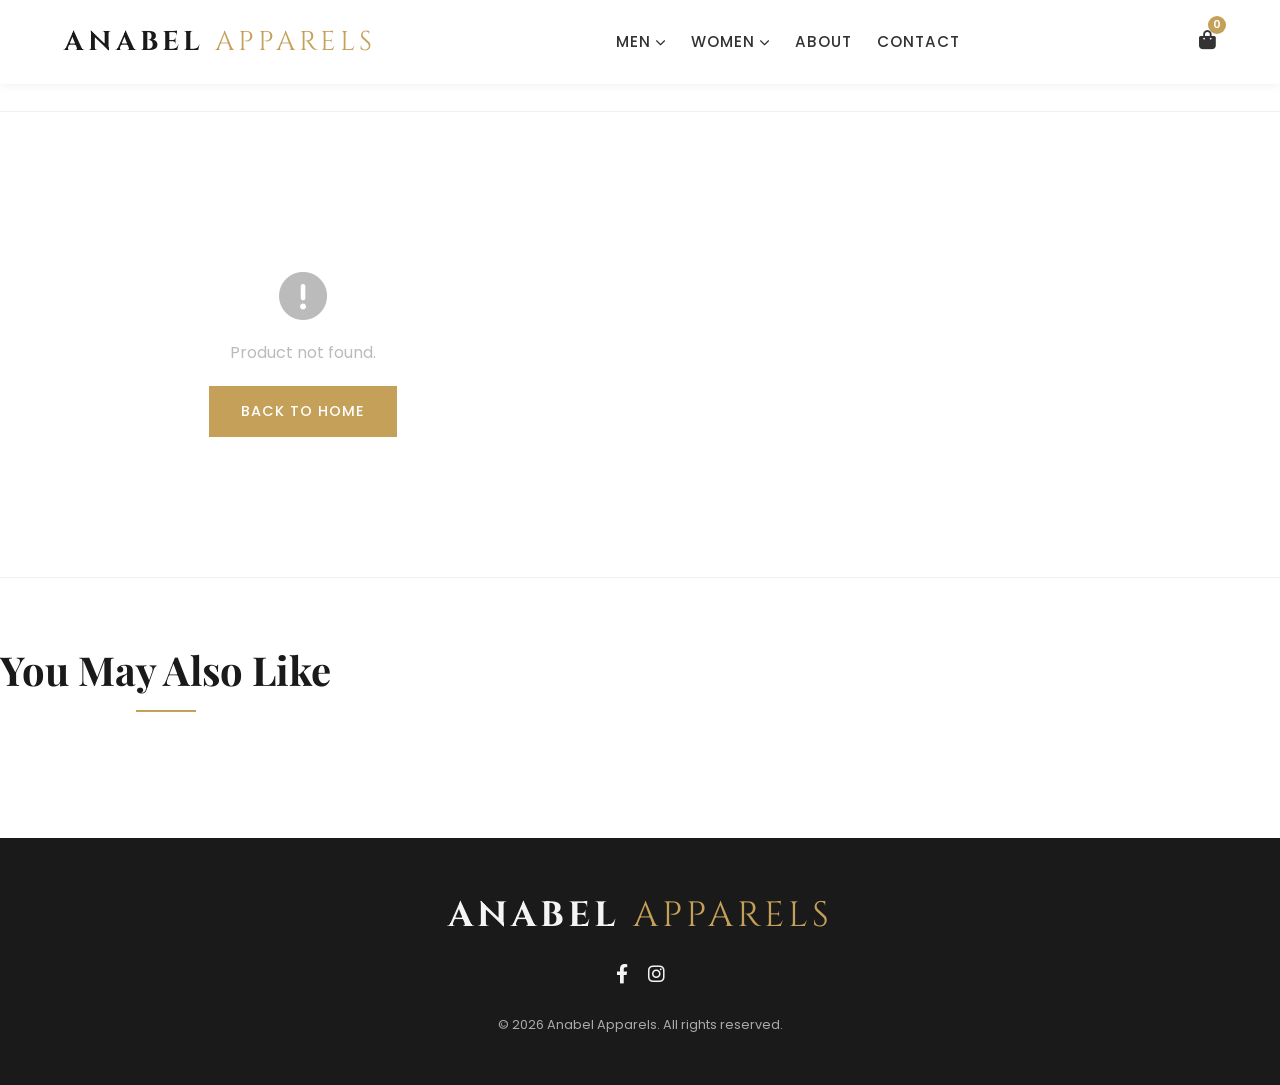
<file: detail.html>
<!DOCTYPE html>
<html lang="en">

<head>
    <meta charset="UTF-8">
    <meta name="viewport" content="width=device-width, initial-scale=1.0">
    <title>Product Detail | ANABEL APPARELS</title>
    <link rel="stylesheet" href="https://cdnjs.cloudflare.com/ajax/libs/font-awesome/6.0.0/css/all.min.css">
    <link rel="preconnect" href="https://fonts.googleapis.com">
    <link rel="preconnect" href="https://fonts.gstatic.com" crossorigin>
    <link
        href="https://fonts.googleapis.com/css2?family=Cinzel:wght@400;600;700;900&family=Playfair+Display:ital,wght@0,400;0,700;1,400&family=Poppins:wght@300;400;500;600&display=swap"
        rel="stylesheet">
    <link href="./src/style.css" type="text/css" rel="stylesheet">
    <link href="./src/detail.css" type="text/css" rel="stylesheet">
    <link rel="icon" type="image/svg+xml"
        href="data:image/svg+xml,<svg xmlns='http://www.w3.org/2000/svg' viewBox='0 0 100 100'><rect width='100' height='100' fill='%231a1a1a'/><text y='72' x='50' text-anchor='middle' font-size='60' font-family='serif' font-weight='bold' fill='%23c5a059'>A</text></svg>">
    <script src='https://www.noupe.com/embed/019eb9d0544c7d8d9b178f9b7a4d0d699583.js'></script>
</head>

<body>

    <!-- ===== HEADER ===== -->
    <header>
        <nav class="nav-container container">
            <a href="index.html" class="logo">ANABEL <span>APPARELS</span></a>

            <ul class="nav-menu">
                <li class="nav-item dropdown">
                    <a href="#">Men <i class="fas fa-chevron-down"></i></a>
                    <ul class="dropdown-menu">
                        <li><a href="list.html?gender=male&category=formals">Formals</a></li>
                        <li><a href="list.html?gender=male&category=shorts">Shorts</a></li>
                        <li><a href="list.html?gender=male&category=trousers">Trousers</a></li>
                        <li><a href="list.html?gender=male&category=joggers">Joggers</a></li>
                    </ul>
                </li>
                <li class="nav-item dropdown">
                    <a href="#">Women <i class="fas fa-chevron-down"></i></a>
                    <ul class="dropdown-menu">
                        <li><a href="list.html?gender=female&category=formals">Formals</a></li>
                        <li><a href="list.html?gender=female&category=shorts">Shorts</a></li>
                        <li><a href="list.html?gender=female&category=trousers">Trousers</a></li>
                        <li><a href="list.html?gender=female&category=joggers">Joggers</a></li>
                    </ul>
                </li>
                <li><a href="index.html#about-us">About</a></li>
                <li><a href="index.html#contact">Contact</a></li>
            </ul>

            <div class="nav-icons">
                <a href="#" class="nav-icon" id="cart-icon">
                    <i class="fas fa-shopping-bag"></i>
                    <span id="cart-count">0</span>
                </a>
                <div class="hamburger">
                    <i class="fas fa-bars"></i>
                </div>
            </div>
        </nav>
    </header>

    <!-- ===== DETAIL MAIN ===== -->
    <main class="detail-page">

        <!-- Breadcrumb -->
        <div class="detail-breadcrumb container" id="breadcrumb-bar">
            <!-- populated by JS -->
        </div>

        <!-- Product Content -->
        <section class="detail-section container visible">
            <div class="detail-content" id="detail-content">
                <!-- populated by JS -->
            </div>
        </section>

        <!-- Related Products -->
        <section class="related-section container visible">
            <h2 class="section-title">You May Also Like</h2>
            <div class="product-grid related-grid" id="related-grid">
                <!-- populated by JS -->
            </div>
        </section>

    </main>

    <!-- ===== FOOTER ===== -->
    <footer>
        <div class="container">
            <div class="footer-logo">ANABEL <span>APPARELS</span></div>
            <ul class="social-links">
                <li><a href="https://www.facebook.com/anabelindustries" target="_blank"><i
                            class="fab fa-facebook-f"></i></a></li>
                <li><a href="https://www.instagram.com/anabel_industries/" target="_blank"><i
                            class="fab fa-instagram"></i></a></li>
            </ul>
            <p class="copyright">&copy; 2026 Anabel Apparels. All rights reserved.</p>
        </div>
    </footer>

    <!-- ===== CART SIDEBAR ===== -->
    <div class="cart-sidebar" id="cart-sidebar">
        <div class="cart-header">
            <h2>Your Cart</h2>
            <span class="close-cart">&times;</span>
        </div>
        <div class="cart-body" id="cart-items-container">
            <p class="empty-cart-msg">Your cart is empty.</p>
        </div>
        <div class="cart-footer">
            <button class="whatsapp-btn" onclick="sendWhatsAppOrder()">
                <i class="fab fa-whatsapp"></i> Ask for Price via WhatsApp
            </button>
        </div>
    </div>

    <script src="./src/data.js"></script>
    <script src="./src/app.js"></script>
    <script>
        (function () {
            var params = new URLSearchParams(window.location.search);
            var id = parseInt(params.get('id'));
            var product = PRODUCTS.find(function (p) { return p.id === id; });

            var contentEl = document.getElementById('detail-content');
            var breadcrumbEl = document.getElementById('breadcrumb-bar');
            var relatedGrid = document.getElementById('related-grid');

            /* ---- Not Found ---- */
            if (!product) {
                contentEl.innerHTML =
                    '<div class="not-found">' +
                    '<i class="fas fa-exclamation-circle"></i>' +
                    '<p>Product not found.</p>' +
                    '<a href="index.html" class="btn btn-gold">Back to Home</a>' +
                    '</div>';
                return;
            }

            /* ---- Page meta ---- */
            document.title = product.name + ' | ANABEL APPARELS';

            var genderLabel = product.gender === 'male' ? "Men's" : "Women's";
            var categoryLabel = CATEGORY_LABELS[product.category] || product.category;
            var listUrl = 'list.html?gender=' + product.gender + '&category=' + product.category;

            /* ---- Breadcrumb ---- */
            breadcrumbEl.innerHTML =
                '<a href="index.html">Home</a>' +
                '<span class="bc-sep"><i class="fas fa-chevron-right"></i></span>' +
                '<a href="' + listUrl + '">' + genderLabel + ' ' + categoryLabel + '</a>' +
                '<span class="bc-sep"><i class="fas fa-chevron-right"></i></span>' +
                '<span>' + product.name + '</span>';

            /* ---- Size pills ---- */
            var sizePills = product.sizes.map(function (s) {
                return '<span class="size-pill">' + s + '</span>';
            }).join('');

            /* ---- Color dots ---- */
            var colorDots = product.colors.map(function (c) {
                return '<span class="color-tag">' + c + '</span>';
            }).join('');

            /* ---- Thumbnails ---- */
            var thumbsHtml = product.thumbs.map(function (img, i) {
                return '<img src="' + img + '" alt="' + product.name + ' view ' + (i + 1) + '" ' +
                    'class="thumb-img' + (i === 0 ? ' active' : '') + '" ' +
                    'onclick="switchImage(this)" loading="lazy">';
            }).join('');

            /* ---- Main content ---- */
            contentEl.innerHTML =
                '<div class="detail-images">' +
                '<div class="main-image-wrap">' +
                '<img src="' + product.mainImg + '" alt="' + product.name + '" id="main-detail-img" class="main-detail-img">' +
                '</div>' +
                '<div class="thumb-strip">' + thumbsHtml + '</div>' +
                '</div>' +

                '<div class="detail-info">' +
                '<span class="detail-gender-badge">' + genderLabel + '</span>' +
                '<h1 class="detail-product-name">' + product.name + '</h1>' +
                '<p class="detail-price-note"><i class="fas fa-tag"></i> Contact for Price</p>' +

                '<p class="detail-desc">' + product.desc + '</p>' +

                '<div class="detail-meta-grid">' +
                '<div class="meta-item">' +
                '<span class="meta-label"><i class="fas fa-tshirt"></i> Material</span>' +
                '<span class="meta-value">' + product.material + '</span>' +
                '</div>' +
                '<div class="meta-item">' +
                '<span class="meta-label"><i class="fas fa-cut"></i> Fit</span>' +
                '<span class="meta-value">' + product.fit + '</span>' +
                '</div>' +
                '<div class="meta-item">' +
                '<span class="meta-label"><i class="fas fa-soap"></i> Care</span>' +
                '<span class="meta-value">' + product.care + '</span>' +
                '</div>' +
                '</div>' +

                '<div class="detail-sizes">' +
                '<p class="detail-section-label">Available Sizes</p>' +
                '<div class="size-pills">' + sizePills + '</div>' +
                '</div>' +

                '<div class="detail-colors">' +
                '<p class="detail-section-label">Available Colors</p>' +
                '<div class="color-tags">' + colorDots + '</div>' +
                '</div>' +

                '<div class="detail-actions">' +
                '<div class="qty-wrap">' +
                '<button class="qty-btn" onclick="changeQty(-1)">&#8722;</button>' +
                '<input type="number" id="detail-qty" value="1" min="1" max="99" class="qty-input" readonly>' +
                '<button class="qty-btn" onclick="changeQty(1)">&#43;</button>' +
                '</div>' +
                '<button class="btn btn-gold btn-add-detail" onclick="addFromDetail(' + product.id + ')">' +
                '<i class="fas fa-shopping-bag"></i> Add to Cart' +
                '</button>' +
                '</div>' +

                '<a href="' + listUrl + '" class="back-link"><i class="fas fa-arrow-left"></i> Back to ' + genderLabel + ' ' + categoryLabel + '</a>' +
                '</div>';

            /* ---- Related products (same category & gender, exclude current) ---- */
            var related = PRODUCTS.filter(function (p) {
                return p.category === product.category && p.gender === product.gender && p.id !== product.id;
            }).slice(0, 4);

            if (related.length === 0) {
                document.querySelector('.related-section').style.display = 'none';
            } else {
                relatedGrid.innerHTML = related.map(function (p) {
                    return '<div class="product-card" onclick="window.location=\'detail.html?id=' + p.id + '\'">' +
                        '<div class="product-image-wrapper">' +
                        '<img src="' + p.mainImg + '" alt="' + p.name + '" class="product-image" loading="lazy">' +
                        '</div>' +
                        '<div class="product-details">' +
                        '<p class="product-material-tag">' + p.material + '</p>' +
                        '<h3 class="product-name">' + p.name + '</h3>' +
                        '<div class="product-actions">' +
                        '<button class="btn btn-view-product" onclick="event.stopPropagation(); window.location=\'detail.html?id=' + p.id + '\'">View Details</button>' +
                        '<button class="btn btn-gold btn-add-cart" onclick="event.stopPropagation(); addToCart(' + p.id + ')"><i class="fas fa-shopping-bag"></i></button>' +
                        '</div>' +
                        '</div>' +
                        '</div>';
                }).join('');
            }

        })();

        /* ---- Image gallery ---- */
        function switchImage(thumb) {
            document.querySelectorAll('.thumb-img').forEach(function (t) { t.classList.remove('active'); });
            thumb.classList.add('active');
            document.getElementById('main-detail-img').src = thumb.src;
        }

        /* ---- Quantity controls ---- */
        function changeQty(delta) {
            var input = document.getElementById('detail-qty');
            var val = parseInt(input.value) + delta;
            if (val < 1) val = 1;
            if (val > 99) val = 99;
            input.value = val;
        }

        function addFromDetail(productId) {
            var qty = parseInt(document.getElementById('detail-qty').value) || 1;
            addToCart(productId, qty);
        }
    </script>
</body>

</html>
</file>
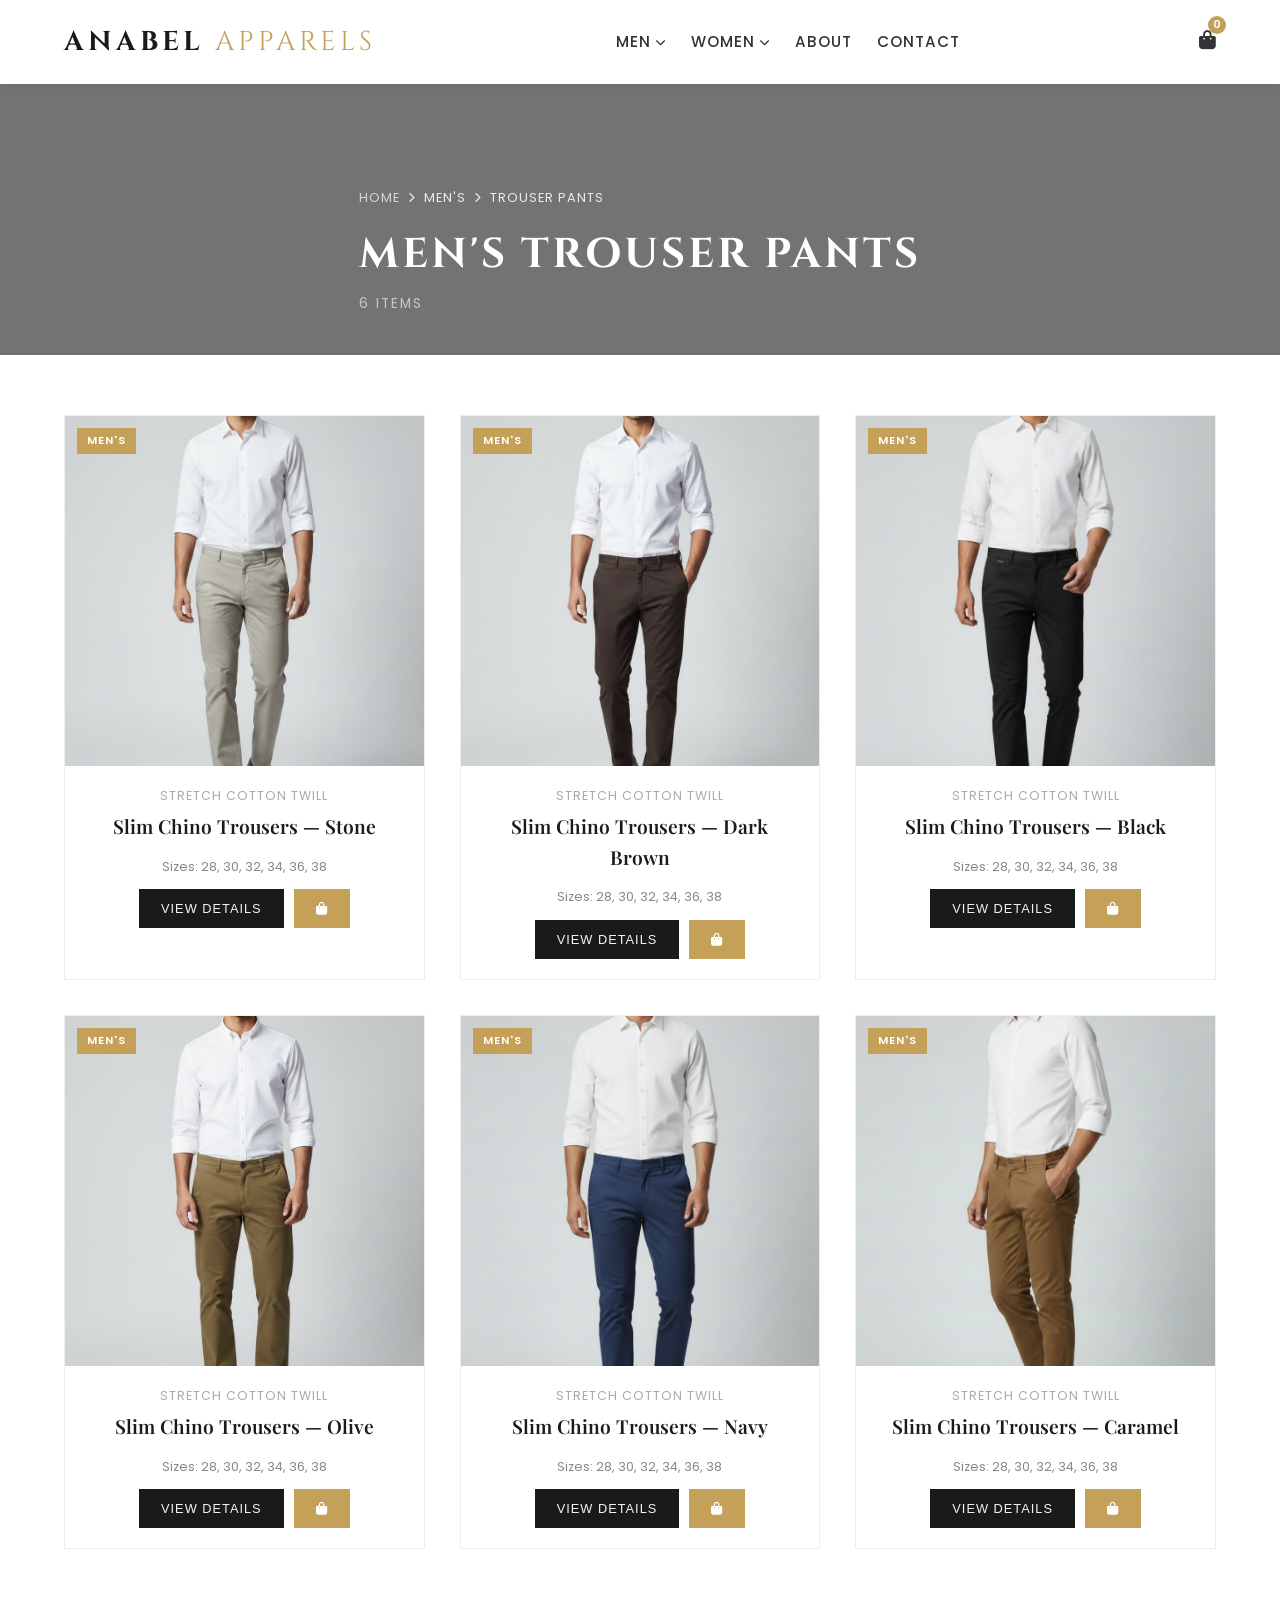
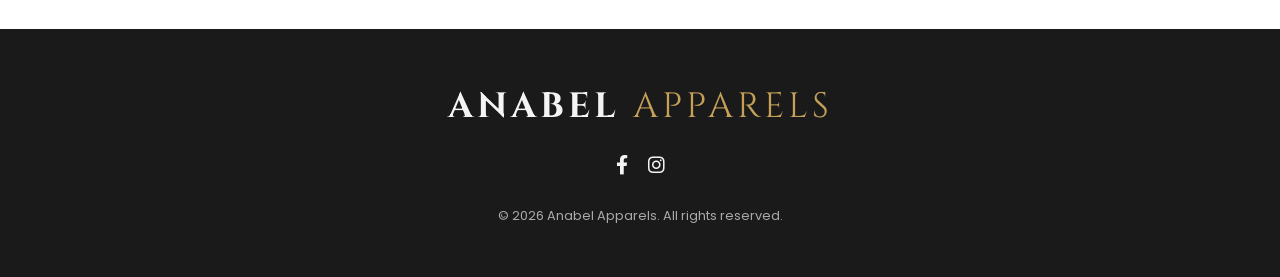
<file: list.html>
<!DOCTYPE html>
<html lang="en">

<head>
    <meta charset="UTF-8">
    <meta name="viewport" content="width=device-width, initial-scale=1.0">
    <title>Collections | ANABEL APPARELS</title>
    <link rel="stylesheet" href="https://cdnjs.cloudflare.com/ajax/libs/font-awesome/6.0.0/css/all.min.css">
    <link rel="preconnect" href="https://fonts.googleapis.com">
    <link rel="preconnect" href="https://fonts.gstatic.com" crossorigin>
    <link
        href="https://fonts.googleapis.com/css2?family=Cinzel:wght@400;600;700;900&family=Playfair+Display:ital,wght@0,400;0,700;1,400&family=Poppins:wght@300;400;500;600&display=swap"
        rel="stylesheet">
    <link href="./src/style.css" type="text/css" rel="stylesheet">
    <link href="./src/list.css" type="text/css" rel="stylesheet">
    <link rel="icon" type="image/svg+xml"
        href="data:image/svg+xml,<svg xmlns='http://www.w3.org/2000/svg' viewBox='0 0 100 100'><rect width='100' height='100' fill='%231a1a1a'/><text y='72' x='50' text-anchor='middle' font-size='60' font-family='serif' font-weight='bold' fill='%23c5a059'>A</text></svg>">
    <script src='https://www.noupe.com/embed/019eb9d0544c7d8d9b178f9b7a4d0d699583.js'></script>
</head>

<body>

    <!-- ===== HEADER ===== -->
    <header>
        <nav class="nav-container container">
            <a href="index.html" class="logo">ANABEL <span>APPARELS</span></a>

            <ul class="nav-menu">
                <li class="nav-item dropdown">
                    <a href="#">Men <i class="fas fa-chevron-down"></i></a>
                    <ul class="dropdown-menu">
                        <li><a href="list.html?gender=male&category=formals">Formals</a></li>
                        <li><a href="list.html?gender=male&category=shorts">Shorts</a></li>
                        <li><a href="list.html?gender=male&category=trousers">Trousers</a></li>
                        <li><a href="list.html?gender=male&category=joggers">Joggers</a></li>
                    </ul>
                </li>
                <li class="nav-item dropdown">
                    <a href="#">Women <i class="fas fa-chevron-down"></i></a>
                    <ul class="dropdown-menu">
                        <li><a href="list.html?gender=female&category=formals">Formals</a></li>
                        <li><a href="list.html?gender=female&category=shorts">Shorts</a></li>
                        <li><a href="list.html?gender=female&category=trousers">Trousers</a></li>
                        <li><a href="list.html?gender=female&category=joggers">Joggers</a></li>
                    </ul>
                </li>
                <li><a href="index.html#about-us">About</a></li>
                <li><a href="index.html#contact">Contact</a></li>
            </ul>

            <div class="nav-icons">
                <a href="#" class="nav-icon" id="cart-icon">
                    <i class="fas fa-shopping-bag"></i>
                    <span id="cart-count">0</span>
                </a>
                <div class="hamburger">
                    <i class="fas fa-bars"></i>
                </div>
            </div>
        </nav>
    </header>

    <!-- ===== LIST PAGE HERO BANNER ===== -->
    <div class="list-banner" id="list-banner">
        <div class="list-banner-content container">
            <nav class="breadcrumb" id="breadcrumb" aria-label="breadcrumb">
                <a href="index.html">Home</a>
                <span class="bc-sep"><i class="fas fa-chevron-right"></i></span>
                <span id="bc-gender"></span>
                <span class="bc-sep"><i class="fas fa-chevron-right"></i></span>
                <span id="bc-category"></span>
            </nav>
            <h1 class="list-page-title" id="list-title">Collections</h1>
            <p class="list-count" id="list-count"></p>
        </div>
    </div>

    <!-- ===== PRODUCT GRID ===== -->
    <main class="list-main container">
        <div class="product-grid list-grid" id="product-grid">
            <!-- populated by JS -->
        </div>
        <div class="no-products" id="no-products" style="display:none;">
            <i class="fas fa-box-open"></i>
            <p>No products found in this category.</p>
            <a href="index.html" class="btn btn-gold">Back to Home</a>
        </div>
    </main>

    <!-- ===== FOOTER ===== -->
    <footer>
        <div class="container">
            <div class="footer-logo">ANABEL <span>APPARELS</span></div>
            <ul class="social-links">
                <li><a href="https://www.facebook.com/anabelindustries" target="_blank"><i
                            class="fab fa-facebook-f"></i></a></li>
                <li><a href="https://www.instagram.com/anabel_industries/" target="_blank"><i
                            class="fab fa-instagram"></i></a></li>
            </ul>
            <p class="copyright">&copy; 2026 Anabel Apparels. All rights reserved.</p>
        </div>
    </footer>

    <!-- ===== CART SIDEBAR ===== -->
    <div class="cart-sidebar" id="cart-sidebar">
        <div class="cart-header">
            <h2>Your Cart</h2>
            <span class="close-cart">&times;</span>
        </div>
        <div class="cart-body" id="cart-items-container">
            <p class="empty-cart-msg">Your cart is empty.</p>
        </div>
        <div class="cart-footer">
            <button class="whatsapp-btn" onclick="sendWhatsAppOrder()">
                <i class="fab fa-whatsapp"></i> Ask for Price via WhatsApp
            </button>
        </div>
    </div>

    <script src="./src/data.js"></script>
    <script src="./src/app.js"></script>
    <script>
        (function () {
            var params = new URLSearchParams(window.location.search);
            var gender = params.get('gender') || 'male';
            var category = params.get('category') || 'trousers';

            /* ---- Update page title / meta ---- */
            var genderLabel = gender === 'male' ? "Men's" : "Women's";
            var categoryLabel = CATEGORY_LABELS[category] || category;
            var pageTitle = genderLabel + ' ' + categoryLabel;

            document.title = pageTitle + ' | ANABEL APPARELS';
            document.getElementById('list-title').innerText = pageTitle;
            document.getElementById('bc-gender').innerText = genderLabel;
            document.getElementById('bc-category').innerText = categoryLabel;

            /* ---- Banner bg based on category ---- */
            var bannerBgs = {
                formals: 'https://images.unsplash.com/photo-1489987707025-afc232f7ea0f?q=80&w=1600',
                trousers: 'https://images.unsplash.com/photo-1473966968600-fa801b869a1a?q=80&w=1600',
                shorts: 'https://images.unsplash.com/photo-1617114919297-3c8ddb01f599?q=80&w=1600',
                joggers: 'https://images.unsplash.com/photo-1551801841-ecad875a5142?q=80&w=1600'
            };
            var banner = document.getElementById('list-banner');
            if (bannerBgs[category]) {
                banner.style.backgroundImage =
                    'linear-gradient(rgba(0,0,0,0.55),rgba(0,0,0,0.55)), url("' + bannerBgs[category] + '")';
            }

            /* ---- Filter products ---- */
            var filtered = PRODUCTS.filter(function (p) {
                return p.gender === gender && p.category === category;
            });

            var countEl = document.getElementById('list-count');
            countEl.innerText = filtered.length + ' item' + (filtered.length !== 1 ? 's' : '');

            var grid = document.getElementById('product-grid');
            var noResults = document.getElementById('no-products');

            if (filtered.length === 0) {
                grid.style.display = 'none';
                noResults.style.display = 'flex';
                return;
            }

            /* ---- Render cards ---- */
            grid.innerHTML = filtered.map(function (p) {
                var gLabel = p.gender === 'male' ? "Men's" : "Women's";
                return '<div class="product-card reveal" onclick="window.location=\'detail.html?id=' + p.id + '\'">' +
                    '<div class="product-image-wrapper">' +
                    '<img src="' + p.mainImg + '" alt="' + p.name + '" class="product-image" loading="lazy">' +
                    '<div class="product-badge">' + gLabel + '</div>' +
                    '</div>' +
                    '<div class="product-details">' +
                    '<p class="product-material-tag">' + p.material + '</p>' +
                    '<h3 class="product-name">' + p.name + '</h3>' +
                    '<p class="product-sizes-preview">Sizes: ' + p.sizes.join(', ') + '</p>' +
                    '<div class="product-actions">' +
                    '<button class="btn btn-view-product" onclick="event.stopPropagation(); window.location=\'detail.html?id=' + p.id + '\'">View Details</button>' +
                    '<button class="btn btn-gold btn-add-cart" onclick="event.stopPropagation(); addToCart(' + p.id + ')"><i class="fas fa-shopping-bag"></i></button>' +
                    '</div>' +
                    '</div>' +
                    '</div>';
            }).join('');
        })();
    </script>
</body>

</html>
</file>
<file: src/style.css>
/* Core Variables & Reset */
:root {
    --primary-color: #1a1a1a;
    /* Rich Black */
    --secondary-color: #c5a059;
    /* Elegant Gold */
    --text-color-light: #f4f4f4;
    --text-color-dark: #333;
    --bg-color: #fff;
    --bg-accent: #f9f9f9;
    --font-heading: 'Playfair Display', serif;
    --font-body: 'Poppins', sans-serif;
    --transition: all 0.3s ease-in-out;
    --container-padding: 0 5%;
}

* {
    margin: 0;
    padding: 0;
    box-sizing: border-box;
}

html {
    scroll-behavior: smooth;
    font-size: 16px;
    scroll-padding-top: 75px;
}

body {
    font-family: var(--font-body);
    color: var(--text-color-dark);
    background-color: var(--bg-color);
    line-height: 1.6;
    overflow-x: hidden;
}

/* Reusable Components */
.container {
    max-width: 1400px;
    margin: 0 auto;
    padding: var(--container-padding);
}

.btn {
    display: inline-block;
    padding: 12px 30px;
    background-color: var(--primary-color);
    color: var(--text-color-light);
    text-transform: uppercase;
    font-size: 0.9rem;
    font-weight: 500;
    letter-spacing: 1px;
    border: 2px solid var(--primary-color);
    cursor: pointer;
    transition: var(--transition);
    text-decoration: none;
}

.btn:hover {
    background-color: transparent;
    color: var(--primary-color);
}

.btn-gold {
    background-color: var(--secondary-color);
    border-color: var(--secondary-color);
    color: #fff;
}

.btn-gold:hover {
    background-color: transparent;
    color: var(--secondary-color);
}

.section-title {
    font-family: var(--font-heading);
    font-size: 2.5rem;
    text-align: center;
    margin-bottom: 1rem;
    color: var(--primary-color);
}

.section-subtitle {
    text-align: center;
    color: #777;
    margin-bottom: 4rem;
    max-width: 600px;
    margin-left: auto;
    margin-right: auto;
}

/* --- HEADER / NAVIGATION --- */
header {
    background-color: #fff;
    position: fixed;
    top: 0;
    left: 0;
    width: 100%;
    z-index: 1000;
    box-shadow: 0 2px 10px rgba(0, 0, 0, 0.05);
    transition: var(--transition);
}

header.scrolled {
    padding: 10px 0;
    background-color: rgba(255, 255, 255, 0.95);
}

.nav-container {
    display: flex;
    justify-content: space-between;
    align-items: center;
    padding: 20px 5%;
}

.logo {
    font-family: 'Cinzel', serif;
    font-size: 1.7rem;
    font-weight: 700;
    color: var(--primary-color);
    text-decoration: none;
    letter-spacing: 4px;
    text-transform: uppercase;
}

.logo span {
    color: var(--secondary-color);
    font-weight: 400;
}

.nav-menu {
    display: flex;
    list-style: none;
    gap: 25px;
    align-items: center;
}

/* ---- Dropdown nav items ---- */
.nav-item {
    position: relative;
}

.nav-item > a {
    display: flex;
    align-items: center;
    gap: 5px;
}

.nav-item > a .fa-chevron-down {
    font-size: 0.65rem;
    transition: transform 0.2s ease;
}

.nav-item:hover > a .fa-chevron-down,
.nav-item.open > a .fa-chevron-down {
    transform: rotate(180deg);
}

.dropdown-menu {
    display: none;
    position: absolute;
    top: calc(100% + 12px);
    left: 50%;
    transform: translateX(-50%);
    background: #fff;
    min-width: 170px;
    box-shadow: 0 8px 30px rgba(0, 0, 0, 0.12);
    list-style: none;
    padding: 8px 0;
    z-index: 1100;
    border-top: 2px solid var(--secondary-color);
}

.dropdown-menu::before {
    content: '';
    position: absolute;
    top: -7px;
    left: 50%;
    transform: translateX(-50%);
    width: 12px;
    height: 12px;
    background: var(--secondary-color);
    clip-path: polygon(50% 0%, 0% 100%, 100% 100%);
}

.dropdown-menu li a {
    display: block;
    padding: 10px 20px;
    font-size: 0.85rem;
    letter-spacing: 0.5px;
    color: var(--text-color-dark);
    text-transform: uppercase;
    font-weight: 500;
    transition: var(--transition);
}

.dropdown-menu li a:hover {
    background-color: var(--bg-accent);
    color: var(--secondary-color);
    padding-left: 26px;
}

.dropdown-menu li a::after {
    display: none;
}

.nav-item:hover .dropdown-menu {
    display: block;
}

.nav-menu a {
    text-decoration: none;
    color: var(--text-color-dark);
    font-weight: 500;
    font-size: 0.95rem;
    text-transform: uppercase;
    letter-spacing: 1px;
    transition: var(--transition);
    position: relative;
}

.nav-menu a::after {
    content: '';
    position: absolute;
    bottom: -5px;
    left: 0;
    width: 0;
    height: 2px;
    background-color: var(--secondary-color);
    transition: var(--transition);
}

.nav-menu a:hover,
.nav-menu a.active {
    color: var(--secondary-color);
}

.nav-menu a:hover::after,
.nav-menu a.active::after {
    width: 100%;
}

.nav-icons {
    display: flex;
    align-items: center;
    gap: 20px;
}

.nav-icon {
    color: var(--text-color-dark);
    font-size: 1.2rem;
    cursor: pointer;
    transition: var(--transition);
    text-decoration: none;
    position: relative;
}

.nav-icon:hover {
    color: var(--secondary-color);
}

#cart-count {
    position: absolute;
    top: -10px;
    right: -10px;
    background-color: var(--secondary-color);
    color: #fff;
    font-size: 0.7rem;
    width: 18px;
    height: 18px;
    border-radius: 50%;
    display: flex;
    justify-content: center;
    align-items: center;
    font-weight: 600;
}

.hamburger {
    display: none;
    cursor: pointer;
    font-size: 1.5rem;
}

/* --- HERO SECTION --- */
#home {
    height: 100vh;
    background: linear-gradient(rgba(0, 0, 0, 0.45), rgba(0, 0, 0, 0.55)), url('https://images.unsplash.com/photo-1490481651871-ab68de25d43d?q=80&w=2070') no-repeat center center/cover;
    display: flex;
    justify-content: center;
    align-items: center;
    color: var(--text-color-light);
    text-align: center;
    padding-top: 80px;
    /* Header space */
}

.hero-content {
    max-width: 800px;
    opacity: 0;
    transform: translateY(20px);
    animation: fadeInUp 1s forwards 0.5s;
}

.hero-eyebrow {
    font-size: 0.85rem;
    text-transform: uppercase;
    letter-spacing: 4px;
    color: var(--secondary-color);
    margin-bottom: 1rem;
    font-weight: 500;
}

.hero-content h1 {
    font-family: var(--font-heading);
    font-size: 4rem;
    line-height: 1.2;
    margin-bottom: 1.5rem;
}

.hero-sub {
    font-size: 1.1rem;
    font-weight: 300;
    margin-bottom: 2.5rem;
    letter-spacing: 1px;
    opacity: 0.9;
}

.hero-btns {
    display: flex;
    gap: 15px;
    justify-content: center;
    flex-wrap: wrap;
}

.btn-outline-light {
    background-color: transparent;
    border-color: #fff;
    color: #fff;
}

.btn-outline-light:hover {
    background-color: #fff;
    color: var(--primary-color);
}

/* --- COLLECTIONS SECTIONS --- */
.collections-section {
    padding-top: 80px;
    padding-bottom: 60px;
}

.section-header {
    text-align: center;
    margin-bottom: 3rem;
}

.cat-cta {
    display: inline-block;
    margin-top: 10px;
    font-size: 0.8rem;
    text-transform: uppercase;
    letter-spacing: 2px;
    border: 1px solid rgba(255,255,255,0.6);
    padding: 6px 18px;
    transition: var(--transition);
}

.category-item:hover .cat-cta {
    background-color: var(--secondary-color);
    border-color: var(--secondary-color);
}

/* About buttons */
.about-btns {
    display: flex;
    gap: 15px;
    flex-wrap: wrap;
    margin-top: 1.5rem;
}

/* ================================================================
   ANIMATIONS
   ================================================================ */

/* ---- Keyframes ---- */
@keyframes fadeInUp {
    to { opacity: 1; transform: translateY(0); }
}

@keyframes fadeInDown {
    from { opacity: 0; transform: translateY(-20px); }
    to   { opacity: 1; transform: translateY(0); }
}

@keyframes fadeInLeft {
    from { opacity: 0; transform: translateX(-30px); }
    to   { opacity: 1; transform: translateX(0); }
}

@keyframes fadeInRight {
    from { opacity: 0; transform: translateX(30px); }
    to   { opacity: 1; transform: translateX(0); }
}

@keyframes shimmer {
    0%   { background-position: -200% center; }
    100% { background-position:  200% center; }
}

@keyframes pulse-gold {
    0%, 100% { box-shadow: 0 0 0 0 rgba(197, 160, 89, 0.5); }
    50%       { box-shadow: 0 0 0 10px rgba(197, 160, 89, 0); }
}

@keyframes float {
    0%, 100% { transform: translateY(0); }
    50%       { transform: translateY(-6px); }
}

@keyframes spin-slow {
    from { transform: rotate(0deg); }
    to   { transform: rotate(360deg); }
}

@keyframes scaleIn {
    from { opacity: 0; transform: scale(0.92); }
    to   { opacity: 1; transform: scale(1); }
}

/* ---- Scroll-reveal base (cards & elements) ---- */
.reveal {
    opacity: 0;
    transform: translateY(28px);
    transition: opacity 0.65s cubic-bezier(0.25, 0.46, 0.45, 0.94),
                transform 0.65s cubic-bezier(0.25, 0.46, 0.45, 0.94);
}
.reveal.visible {
    opacity: 1;
    transform: translateY(0);
}

/* staggered delays for grids */
.reveal:nth-child(2) { transition-delay: 0.08s; }
.reveal:nth-child(3) { transition-delay: 0.16s; }
.reveal:nth-child(4) { transition-delay: 0.24s; }
.reveal:nth-child(5) { transition-delay: 0.32s; }
.reveal:nth-child(6) { transition-delay: 0.40s; }

/* ---- Hero shimmer on eyebrow text ---- */
.hero-eyebrow {
    background: linear-gradient(
        90deg,
        var(--secondary-color) 0%,
        #f0d080 40%,
        var(--secondary-color) 60%,
        #c5a059 100%
    );
    background-size: 200% auto;
    -webkit-background-clip: text;
    -webkit-text-fill-color: transparent;
    background-clip: text;
    animation: shimmer 3s linear infinite;
}

/* ---- Logo subtle float on hover ---- */
.logo {
    transition: letter-spacing 0.4s ease, color 0.3s ease;
}
.logo:hover {
    letter-spacing: 6px;
}

/* ---- Nav link reveal underline (already has ::after) — enhanced speed ---- */
.nav-menu a {
    transition: color 0.25s ease;
}
.nav-menu a::after {
    transition: width 0.3s cubic-bezier(0.25, 0.46, 0.45, 0.94);
}

/* ---- Dropdown slides in ---- */
@keyframes dropDown {
    from { opacity: 0; transform: translateX(-50%) translateY(-8px); }
    to   { opacity: 1; transform: translateX(-50%) translateY(0); }
}
.nav-item:hover .dropdown-menu,
.nav-item.open .dropdown-menu {
    animation: dropDown 0.22s ease forwards;
}

/* ---- Product card enhanced hover ---- */
.product-card {
    transition: transform 0.35s cubic-bezier(0.25, 0.46, 0.45, 0.94),
                box-shadow 0.35s cubic-bezier(0.25, 0.46, 0.45, 0.94);
}
.product-card::after {
    content: '';
    position: absolute;
    inset: 0;
    background: linear-gradient(180deg, transparent 55%, rgba(197,160,89,0.08) 100%);
    opacity: 0;
    transition: opacity 0.35s ease;
    pointer-events: none;
}
.product-card:hover::after {
    opacity: 1;
}

/* ---- Category card zoom + glow ---- */
.category-item {
    transition: transform 0.4s ease, box-shadow 0.4s ease;
}
.category-item:hover {
    transform: translateY(-4px);
    box-shadow: 0 16px 40px rgba(0,0,0,0.18);
}

/* ---- Buttons — fill sweep + pulse ---- */
.btn {
    position: relative;
    overflow: hidden;
    transition: background-color 0.3s ease, color 0.3s ease,
                transform 0.2s ease, box-shadow 0.3s ease;
}
.btn::before {
    content: '';
    position: absolute;
    inset: 0;
    background: rgba(255,255,255,0.12);
    transform: translateX(-101%);
    transition: transform 0.4s cubic-bezier(0.25, 0.46, 0.45, 0.94);
}
.btn:hover::before {
    transform: translateX(0);
}
.btn:hover {
    transform: translateY(-2px);
    box-shadow: 0 6px 20px rgba(0,0,0,0.15);
}
.btn:active {
    transform: translateY(0);
}

/* ---- Cart icon pulse when items added ---- */
.cart-count {
    animation: pulse-gold 2s infinite;
}

/* ---- Cart sidebar slides in ---- */
@keyframes slideInRight {
    from { transform: translateX(100%); }
    to   { transform: translateX(0); }
}
.cart-sidebar.open {
    animation: slideInRight 0.35s cubic-bezier(0.25, 0.46, 0.45, 0.94) forwards;
}

/* ---- Section titles underline draw ---- */
.section-title {
    position: relative;
    display: inline-block;
}
.section-title::after {
    content: '';
    position: absolute;
    bottom: -10px;
    left: 50%;
    transform: translateX(-50%);
    width: 0;
    height: 2px;
    background: var(--secondary-color);
    transition: width 0.8s cubic-bezier(0.25, 0.46, 0.45, 0.94) 0.3s;
}
section.visible .section-title::after {
    width: 60px;
}

/* ---- About section image float ---- */
.about-image img {
    transition: transform 0.5s ease, box-shadow 0.5s ease;
}
.about-image img:hover {
    transform: scale(1.03) rotate(-1deg);
    box-shadow: 0 20px 50px rgba(0,0,0,0.15);
}

/* ---- Page-entry animation for list & detail pages ---- */
@keyframes pageFadeIn {
    from { opacity: 0; transform: translateY(12px); }
    to   { opacity: 1; transform: translateY(0); }
}
.list-banner,
.detail-breadcrumb {
    animation: pageFadeIn 0.55s ease forwards;
}
.detail-section,
.related-section {
    animation: pageFadeIn 0.65s ease forwards 0.1s;
    opacity: 0;
    animation-fill-mode: forwards;
}

/* ---- Thumbnail strip active indicator ---- */
.thumb-img {
    transition: border-color 0.2s ease, opacity 0.2s ease, transform 0.2s ease;
}
.thumb-img:hover {
    transform: scale(1.06);
}

/* ---- Size pill pop on hover ---- */
.size-pill {
    transition: border-color 0.2s ease, color 0.2s ease, transform 0.15s ease;
}
.size-pill:hover {
    transform: scale(1.08);
}

/* ---- Footer link hover ---- */
.footer-links a,
.footer-bottom a {
    position: relative;
    transition: color 0.25s ease;
}
.footer-links a::after,
.footer-bottom a::after {
    content: '';
    position: absolute;
    bottom: -2px;
    left: 0;
    width: 0;
    height: 1px;
    background: var(--secondary-color);
    transition: width 0.3s ease;
}
.footer-links a:hover::after,
.footer-bottom a:hover::after {
    width: 100%;
}

/* --- SECTIONS (GENERAL) --- */
section {
    padding: 100px 0;
    opacity: 0;
    transform: translateY(20px);
    transition: all 0.6s ease-out;
    scroll-margin-top: 75px;
}

section.visible {
    opacity: 1;
    transform: translateY(0);
}

/* --- ABOUT US --- */
#about-us {
    background-color: var(--bg-accent);
}

.about-content {
    display: grid;
    grid-template-columns: 1fr 1fr;
    gap: 50px;
    align-items: center;
}

.about-text h2 {
    font-family: var(--font-heading);
    font-size: 2.5rem;
    margin-bottom: 1.5rem;
    color: var(--primary-color);
}

.about-text p {
    margin-bottom: 1.5rem;
    color: #555;
}

.about-image img {
    width: 100%;
    border-radius: 5px;
    box-shadow: 0 10px 30px rgba(0, 0, 0, 0.1);
}

/* --- CATEGORIES (OUR PRODUCTS) --- */
#our-products {
    padding-bottom: 50px;
}

.category-grid {
    display: grid;
    grid-template-columns: repeat(2, 1fr);
    gap: 30px;
}

.category-item {
    position: relative;
    overflow: hidden;
    height: 400px;
    cursor: pointer;
}

.category-item img {
    width: 100%;
    height: 100%;
    object-fit: cover;
    transition: transform 1s ease;
}

.category-item:hover img {
    transform: scale(1.1);
}

.category-overlay {
    position: absolute;
    top: 0;
    left: 0;
    width: 100%;
    height: 100%;
    background: rgba(0, 0, 0, 0.4);
    display: flex;
    flex-direction: column;
    justify-content: center;
    align-items: center;
    color: #fff;
    transition: var(--transition);
}

.category-item:hover .category-overlay {
    background: rgba(0, 0, 0, 0.6);
}

.category-overlay h3 {
    font-family: var(--font-heading);
    font-size: 2rem;
    text-transform: uppercase;
    letter-spacing: 2px;
    margin-bottom: 10px;
}

.category-overlay p {
    font-size: 0.9rem;
    text-transform: uppercase;
    letter-spacing: 1px;
    border-bottom: 2px solid var(--secondary-color);
    padding-bottom: 5px;
}

/* --- PRODUCT LISTINGS --- */
.product-section {
    padding-top: 50px;
}

.product-grid {
    display: grid;
    grid-template-columns: repeat(auto-fill, minmax(280px, 1fr));
    gap: 40px;
}

.product-card {
    background-color: #fff;
    border: 1px solid #eee;
    transition: var(--transition);
    position: relative;
    overflow: hidden;
}

.product-card:hover {
    box-shadow: 0 10px 30px rgba(0, 0, 0, 0.08);
    transform: translateY(-5px);
}

.product-image-wrapper {
    position: relative;
    overflow: hidden;
    height: 350px;
}

.product-image {
    width: 100%;
    height: 100%;
    object-fit: cover;
    transition: var(--transition);
}

.product-card:hover .product-image {
    transform: scale(1.05);
}

.product-details {
    padding: 20px;
    text-align: center;
}

.product-gender {
    font-size: 0.8rem;
    color: #888;
    text-transform: uppercase;
    letter-spacing: 1px;
    margin-bottom: 5px;
}

.product-material-tag {
    font-size: 0.78rem;
    color: #aaa;
    text-transform: uppercase;
    letter-spacing: 1px;
    margin-bottom: 5px;
}

.product-sizes-preview {
    font-size: 0.8rem;
    color: #888;
    margin-bottom: 12px;
}

.product-badge {
    position: absolute;
    top: 12px;
    left: 12px;
    background: var(--secondary-color);
    color: #fff;
    font-size: 0.7rem;
    font-weight: 600;
    text-transform: uppercase;
    letter-spacing: 1px;
    padding: 4px 10px;
}

.product-name {
    font-family: var(--font-heading);
    font-size: 1.2rem;
    color: var(--primary-color);
    margin-bottom: 15px;
    font-weight: 600;
}

.product-actions {
    display: flex;
    justify-content: center;
    gap: 10px;
}

.btn-view-product,
.btn-add-cart {
    padding: 10px 20px;
    font-size: 0.8rem;
}

/* --- CONTACT --- */
#contact {
    background-color: var(--bg-accent);
}

.contact-container {
    display: grid;
    grid-template-columns: 1fr 1fr;
    gap: 50px;
}

.contact-info h3 {
    font-family: var(--font-heading);
    font-size: 2rem;
    margin-bottom: 1rem;
}

.contact-details {
    list-style: none;
    margin-top: 2rem;
}

.contact-details li {
    margin-bottom: 1.5rem;
    display: flex;
    align-items: center;
    gap: 15px;
    color: #555;
}

.contact-details i {
    color: var(--secondary-color);
    font-size: 1.2rem;
}

.contact-form input,
.contact-form textarea {
    width: 100%;
    padding: 15px;
    margin-bottom: 15px;
    border: 1px solid #ddd;
    font-family: var(--font-body);
}

.contact-form textarea {
    height: 150px;
    resize: none;
}

/* --- FOOTER --- */
footer {
    background-color: var(--primary-color);
    color: var(--text-color-light);
    padding: 50px 0;
    text-align: center;
}

.footer-logo {
    font-family: 'Cinzel', serif;
    font-size: 2.2rem;
    font-weight: 700;
    margin-bottom: 1rem;
    letter-spacing: 4px;
    text-transform: uppercase;
}

.footer-logo span {
    color: var(--secondary-color);
    font-weight: 400;
}

.social-links {
    list-style: none;
    display: flex;
    justify-content: center;
    gap: 20px;
    margin-bottom: 1.5rem;
}

.social-links a {
    color: var(--text-color-light);
    font-size: 1.2rem;
    transition: var(--transition);
}

.social-links a:hover {
    color: var(--secondary-color);
}

.copyright {
    font-size: 0.8rem;
    color: #aaa;
}

/* --- PRODUCT DETAIL MODAL --- */
.modal {
    position: fixed;
    top: 0;
    left: 0;
    width: 100%;
    height: 100%;
    background: rgba(0, 0, 0, 0.8);
    z-index: 2000;
    display: flex;
    justify-content: center;
    align-items: center;
    opacity: 0;
    visibility: hidden;
    transition: var(--transition);
}

.modal.active {
    opacity: 1;
    visibility: visible;
}

.modal-content {
    background: #fff;
    width: 90%;
    max-width: 1000px;
    max-height: 90vh;
    overflow-y: auto;
    position: relative;
    padding: 40px;
    display: grid;
    grid-template-columns: 1fr 1fr;
    gap: 30px;
    border-radius: 5px;
}

.close-modal {
    position: absolute;
    top: 15px;
    right: 20px;
    font-size: 1.5rem;
    cursor: pointer;
    color: #333;
    transition: var(--transition);
}

.close-modal:hover {
    color: var(--secondary-color);
}

.modal-images {
    display: flex;
    flex-direction: column;
    gap: 10px;
}

.main-modal-img {
    width: 100%;
    height: 450px;
    object-fit: cover;
}

.thumb-images {
    display: flex;
    gap: 10px;
}

.thumb-img {
    width: 80px;
    height: 80px;
    object-fit: cover;
    cursor: pointer;
    border: 2px solid transparent;
}

.thumb-img.active {
    border-color: var(--secondary-color);
}

.modal-details h2 {
    font-family: var(--font-heading);
    font-size: 2rem;
    margin-bottom: 10px;
}

.modal-price {
    font-size: 1.2rem;
    color: var(--secondary-color);
    font-weight: 600;
    margin-bottom: 20px;
}

.modal-desc {
    color: #555;
    margin-bottom: 20px;
    font-size: 0.95rem;
}

.modal-meta {
    margin-bottom: 20px;
    font-size: 0.9rem;
}

.modal-meta p {
    margin-bottom: 5px;
}

.modal-meta span {
    font-weight: 600;
    color: #333;
}

.modal-actions {
    display: flex;
    gap: 15px;
    align-items: center;
    margin-top: 30px;
}

.quantity-input {
    width: 60px;
    padding: 10px;
    border: 1px solid #ddd;
    text-align: center;
}

/* --- CART SIDEBAR --- */
.cart-sidebar {
    position: fixed;
    top: 0;
    right: -100%;
    width: 400px;
    height: 100%;
    background: #fff;
    z-index: 1500;
    box-shadow: -5px 0 20px rgba(0, 0, 0, 0.1);
    transition: 0.5s ease;
    display: flex;
    flex-direction: column;
}

.cart-sidebar.active {
    right: 0;
}

.cart-header {
    padding: 20px;
    border-bottom: 1px solid #eee;
    display: flex;
    justify-content: space-between;
    align-items: center;
}

.cart-header h2 {
    font-family: var(--font-heading);
    font-size: 1.5rem;
}

.close-cart {
    font-size: 1.3rem;
    cursor: pointer;
}

.cart-body {
    padding: 20px;
    flex: 1;
    overflow-y: auto;
}

.cart-item {
    display: flex;
    gap: 15px;
    align-items: center;
    margin-bottom: 20px;
    border-bottom: 1px solid #f9f9f9;
    padding-bottom: 15px;
}

.cart-item-img {
    width: 70px;
    height: 70px;
    object-fit: cover;
}

.cart-item-details h4 {
    font-size: 0.95rem;
    margin-bottom: 3px;
}

.cart-item-details p {
    font-size: 0.85rem;
    color: #777;
}

.remove-item {
    margin-left: auto;
    color: #cc0000;
    cursor: pointer;
    font-size: 0.9rem;
}

.cart-footer {
    padding: 20px;
    border-top: 1px solid #eee;
}

.whatsapp-btn {
    width: 100%;
    background-color: #25D366;
    color: #fff;
    border: none;
    padding: 15px;
    font-weight: 600;
    display: flex;
    justify-content: center;
    align-items: center;
    gap: 10px;
    cursor: pointer;
    text-transform: uppercase;
    letter-spacing: 1px;
    transition: var(--transition);
}

.whatsapp-btn:hover {
    background-color: #1ebe57;
}

/* --- RESPONSIVE MEDIA QUERIES --- */
@media (max-width: 1024px) {
    html {
        font-size: 15px;
    }

    .modal-content {
        grid-template-columns: 1fr;
        width: 95%;
        max-height: 95vh;
    }

    .main-modal-img {
        height: 350px;
    }
}

@media (max-width: 768px) {
    .nav-menu {
        position: fixed;
        top: 0;
        right: -100%;
        width: 270px;
        height: 100vh;
        background: #fff;
        flex-direction: column;
        align-items: flex-start;
        padding: 100px 0 30px;
        transition: 0.5s ease;
        box-shadow: -5px 0 15px rgba(0, 0, 0, 0.05);
        overflow-y: auto;
        gap: 0;
    }

    .nav-menu.active {
        right: 0;
    }

    .nav-menu > li {
        width: 100%;
    }

    .nav-menu > li > a {
        display: flex;
        justify-content: space-between;
        padding: 14px 30px;
        border-bottom: 1px solid #f0f0f0;
        font-size: 0.9rem;
    }

    /* Mobile dropdown */
    .dropdown-menu {
        position: static;
        display: none;
        transform: none;
        box-shadow: none;
        border-top: none;
        background: var(--bg-accent);
        padding: 0;
        width: 100%;
    }

    .dropdown-menu::before {
        display: none;
    }

    .nav-item.open .dropdown-menu {
        display: block;
    }

    .dropdown-menu li a {
        padding: 12px 30px 12px 45px;
        font-size: 0.8rem;
        border-bottom: 1px solid #ebebeb;
    }

    .dropdown-menu li a:hover {
        padding-left: 50px;
    }

    .hamburger {
        display: block;
    }

    .hero-content h1 {
        font-size: 2.8rem;
    }

    .about-content,
    .contact-container {
        grid-template-columns: 1fr;
    }

    .category-grid {
        grid-template-columns: 1fr;
    }

    .cart-sidebar {
        width: 100%;
    }

    .hero-btns {
        flex-direction: column;
        align-items: center;
    }
}

@media (max-width: 480px) {
    html {
        font-size: 14px;
    }

    .hero-content h1 {
        font-size: 2.2rem;
    }
}
</file>
<file: src/detail.css>
/* ================================================================
   ANABEL APPARELS — Detail Page Styles
   ================================================================ */

/* ---- Page wrapper ---- */
.detail-page {
    padding-top: 75px; /* offset fixed header */
}

/* ---- Breadcrumb ---- */
.detail-breadcrumb {
    display: flex;
    align-items: center;
    gap: 8px;
    font-size: 0.78rem;
    text-transform: uppercase;
    letter-spacing: 1px;
    padding: 18px 5%;
    color: #888;
    flex-wrap: wrap;
    border-bottom: 1px solid #f0f0f0;
    max-width: 1400px;
    margin: 0 auto;
}

.detail-breadcrumb a {
    color: #888;
    text-decoration: none;
    transition: color 0.2s;
}

.detail-breadcrumb a:hover {
    color: var(--secondary-color);
}

.detail-breadcrumb span {
    color: var(--primary-color);
    font-weight: 500;
}

.bc-sep {
    color: #ccc;
    font-size: 0.6rem;
}

/* ---- Detail section ---- */
.detail-section {
    padding: 60px 0 40px;
}

/* ---- Two-column layout ---- */
.detail-content {
    display: grid;
    grid-template-columns: 1fr 1fr;
    gap: 70px;
    align-items: start;
}

/* ---- Image gallery ---- */
.detail-images {
    position: sticky;
    top: 90px;
}

.main-image-wrap {
    width: 100%;
    aspect-ratio: 3/4;
    overflow: hidden;
    background: #f9f9f9;
    border: 1px solid #eee;
    margin-bottom: 12px;
}

.main-detail-img {
    width: 100%;
    height: 100%;
    object-fit: cover;
    transition: transform 0.5s ease;
}

.main-image-wrap:hover .main-detail-img {
    transform: scale(1.04);
}

.thumb-strip {
    display: flex;
    gap: 10px;
    flex-wrap: wrap;
}

.thumb-img {
    width: 80px;
    height: 100px;
    object-fit: cover;
    cursor: pointer;
    border: 2px solid transparent;
    transition: border-color 0.2s, opacity 0.2s;
    opacity: 0.7;
}

.thumb-img:hover,
.thumb-img.active {
    border-color: var(--secondary-color);
    opacity: 1;
}

/* ---- Product info ---- */
.detail-info {
    display: flex;
    flex-direction: column;
    gap: 20px;
}

.detail-gender-badge {
    display: inline-block;
    font-size: 0.75rem;
    font-weight: 600;
    text-transform: uppercase;
    letter-spacing: 2px;
    color: var(--secondary-color);
    border: 1px solid var(--secondary-color);
    padding: 4px 14px;
    width: fit-content;
}

.detail-product-name {
    font-family: var(--font-heading);
    font-size: 2.2rem;
    line-height: 1.25;
    color: var(--primary-color);
    font-weight: 700;
}

.detail-price-note {
    font-size: 1rem;
    color: var(--secondary-color);
    font-weight: 600;
    display: flex;
    align-items: center;
    gap: 8px;
}

.detail-desc {
    font-size: 0.95rem;
    color: #555;
    line-height: 1.8;
    padding-bottom: 10px;
    border-bottom: 1px solid #f0f0f0;
}

/* ---- Meta grid ---- */
.detail-meta-grid {
    display: grid;
    grid-template-columns: 1fr 1fr 1fr;
    gap: 16px;
    background: var(--bg-accent);
    padding: 18px 20px;
    border-radius: 3px;
}

.meta-item {
    display: flex;
    flex-direction: column;
    gap: 5px;
}

.meta-label {
    font-size: 0.72rem;
    text-transform: uppercase;
    letter-spacing: 1px;
    color: #999;
    display: flex;
    align-items: center;
    gap: 5px;
}

.meta-label i {
    color: var(--secondary-color);
}

.meta-value {
    font-size: 0.88rem;
    font-weight: 600;
    color: var(--primary-color);
}

/* ---- Section labels ---- */
.detail-section-label {
    font-size: 0.75rem;
    text-transform: uppercase;
    letter-spacing: 2px;
    color: #999;
    margin-bottom: 10px;
    font-weight: 600;
}

/* ---- Size pills ---- */
.size-pills {
    display: flex;
    gap: 8px;
    flex-wrap: wrap;
}

.size-pill {
    display: inline-block;
    min-width: 44px;
    text-align: center;
    padding: 8px 12px;
    border: 1px solid #ddd;
    font-size: 0.8rem;
    font-weight: 500;
    cursor: default;
    transition: var(--transition);
    color: var(--text-color-dark);
}

.size-pill:hover {
    border-color: var(--secondary-color);
    color: var(--secondary-color);
}

/* ---- Color tags ---- */
.color-tags {
    display: flex;
    gap: 8px;
    flex-wrap: wrap;
}

.color-tag {
    display: inline-block;
    padding: 6px 14px;
    background: var(--primary-color);
    color: #fff;
    font-size: 0.75rem;
    letter-spacing: 1px;
    font-weight: 500;
}

/* ---- Actions ---- */
.detail-actions {
    display: flex;
    gap: 12px;
    align-items: center;
    margin-top: 6px;
}

.qty-wrap {
    display: flex;
    align-items: center;
    border: 1px solid #ddd;
}

.qty-btn {
    width: 38px;
    height: 46px;
    border: none;
    background: var(--bg-accent);
    font-size: 1.1rem;
    cursor: pointer;
    transition: var(--transition);
    color: var(--text-color-dark);
    display: flex;
    align-items: center;
    justify-content: center;
}

.qty-btn:hover {
    background: var(--secondary-color);
    color: #fff;
}

.qty-input {
    width: 50px;
    height: 46px;
    text-align: center;
    border: none;
    border-left: 1px solid #ddd;
    border-right: 1px solid #ddd;
    font-size: 0.95rem;
    font-family: var(--font-body);
    background: #fff;
}

.btn-add-detail {
    flex: 1;
    padding: 14px 24px;
    font-size: 0.9rem;
    display: flex;
    align-items: center;
    justify-content: center;
    gap: 10px;
}

/* ---- Back link ---- */
.back-link {
    display: inline-flex;
    align-items: center;
    gap: 8px;
    font-size: 0.85rem;
    text-transform: uppercase;
    letter-spacing: 1px;
    color: #888;
    text-decoration: none;
    transition: color 0.2s;
    margin-top: 8px;
}

.back-link:hover {
    color: var(--secondary-color);
}

/* ---- Not found ---- */
.not-found {
    display: flex;
    flex-direction: column;
    align-items: center;
    justify-content: center;
    gap: 20px;
    padding: 100px 20px;
    text-align: center;
    color: #bbb;
}

.not-found i {
    font-size: 3rem;
}

/* ---- Related products section ---- */
.related-section {
    padding: 60px 0 80px;
    border-top: 1px solid #f0f0f0;
}

.related-grid {
    grid-template-columns: repeat(auto-fill, minmax(240px, 1fr));
    margin-top: 2.5rem;
}

/* ---- Responsive ---- */
@media (max-width: 1024px) {
    .detail-content {
        gap: 40px;
    }

    .detail-meta-grid {
        grid-template-columns: 1fr 1fr;
    }
}

@media (max-width: 768px) {
    .detail-breadcrumb {
        padding: 14px 18px;
    }

    .detail-section,
    .related-section {
        padding-left: 18px;
        padding-right: 18px;
    }

    .detail-content {
        grid-template-columns: 1fr;
        gap: 30px;
    }

    .detail-images {
        position: static;
    }

    .main-image-wrap {
        aspect-ratio: 4/5;
    }

    .detail-product-name {
        font-size: 1.7rem;
    }

    .detail-meta-grid {
        grid-template-columns: 1fr 1fr;
    }

    .detail-actions {
        flex-direction: column;
        align-items: stretch;
    }

    .qty-wrap {
        justify-content: center;
    }

    .related-grid {
        grid-template-columns: repeat(2, 1fr);
    }
}

@media (max-width: 480px) {
    .detail-breadcrumb {
        padding: 12px 16px;
    }

    .detail-section,
    .related-section {
        padding-left: 16px;
        padding-right: 16px;
    }

    .detail-product-name {
        font-size: 1.4rem;
    }

    .detail-meta-grid {
        grid-template-columns: 1fr;
    }

    .related-grid {
        grid-template-columns: 1fr 1fr;
        gap: 15px;
    }
}
</file>
<file: src/list.css>
/* ================================================================
   ANABEL APPARELS — List Page Styles
   ================================================================ */

/* ---- Banner ---- */
.list-banner {
    margin-top: 75px; /* offset fixed header */
    height: 280px;
    background: linear-gradient(rgba(0, 0, 0, 0.55), rgba(0, 0, 0, 0.55)),
                linear-gradient(135deg, #1a1a1a, #3a3a3a);
    background-size: cover;
    background-position: center;
    display: flex;
    align-items: flex-end;
    color: #fff;
}

.list-banner-content {
    padding-bottom: 40px;
}

/* ---- Breadcrumb ---- */
.breadcrumb {
    display: flex;
    align-items: center;
    gap: 8px;
    font-size: 0.8rem;
    text-transform: uppercase;
    letter-spacing: 1px;
    margin-bottom: 12px;
    flex-wrap: wrap;
}

.breadcrumb a {
    color: rgba(255, 255, 255, 0.7);
    text-decoration: none;
    transition: color 0.2s;
}

.breadcrumb a:hover {
    color: var(--secondary-color);
}

.breadcrumb span {
    color: rgba(255, 255, 255, 0.85);
}

.bc-sep {
    color: rgba(255, 255, 255, 0.4);
    font-size: 0.65rem;
}

/* ---- List Page Title ---- */
.list-page-title {
    font-family: 'Cinzel', serif;
    font-size: 2.6rem;
    font-weight: 700;
    letter-spacing: 3px;
    text-transform: uppercase;
    color: #fff;
    margin-bottom: 6px;
}

.list-count {
    font-size: 0.85rem;
    color: rgba(255, 255, 255, 0.6);
    text-transform: uppercase;
    letter-spacing: 2px;
}

/* ---- Main Grid Area ---- */
.list-main {
    padding-top: 60px;
    padding-bottom: 80px;
    min-height: 60vh;
}

.list-grid {
    display: grid;
    grid-template-columns: repeat(auto-fill, minmax(290px, 1fr));
    gap: 35px;
}

/* ---- No Products ---- */
.no-products {
    display: flex;
    flex-direction: column;
    align-items: center;
    justify-content: center;
    gap: 20px;
    padding: 80px 20px;
    text-align: center;
    color: #999;
}

.no-products i {
    font-size: 3rem;
    color: #ddd;
}

.no-products p {
    font-size: 1.1rem;
}

/* ---- Responsive ---- */
@media (max-width: 768px) {
    .list-banner {
        height: 220px;
    }

    .list-page-title {
        font-size: 1.8rem;
    }

    .list-grid {
        grid-template-columns: repeat(auto-fill, minmax(240px, 1fr));
        gap: 20px;
    }
}

@media (max-width: 480px) {
    .list-grid {
        grid-template-columns: 1fr 1fr;
        gap: 15px;
    }

    .list-page-title {
        font-size: 1.5rem;
        letter-spacing: 1px;
    }
}
</file>
